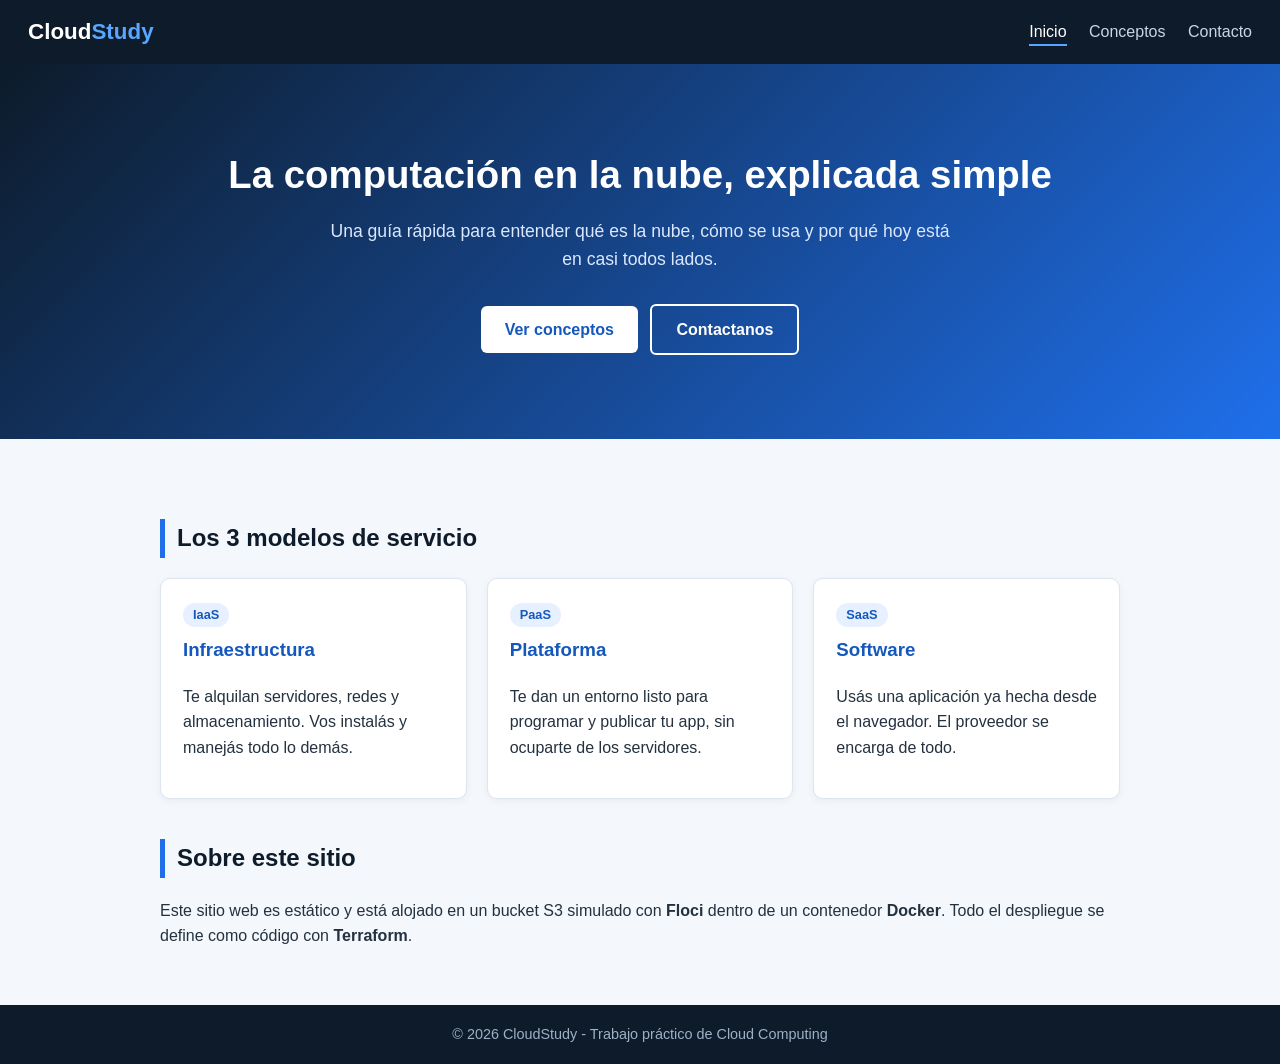
<file: index.html>
<!DOCTYPE html>
<html lang="es">
<head>
    <meta charset="UTF-8">
    <meta name="viewport" content="width=device-width, initial-scale=1.0">
    <title>CloudStudy - La nube explicada simple</title>
    <link rel="stylesheet" href="css/style.css">
</head>
<body>
    <header>
        <div class="logo">Cloud<span>Study</span></div>
        <nav>
            <a href="index.html" class="active">Inicio</a>
            <a href="conceptos.html">Conceptos</a>
            <a href="contacto.html">Contacto</a>
        </nav>
    </header>

    <section class="hero">
        <h1>La computación en la nube, explicada simple</h1>
        <p>Una guía rápida para entender qué es la nube, cómo se usa y por qué hoy está en casi todos lados.</p>
        <a href="conceptos.html" class="btn btn-primary">Ver conceptos</a>
        <a href="contacto.html" class="btn btn-secondary">Contactanos</a>
    </section>

    <main>
        <div class="container">
            <h2>Los 3 modelos de servicio</h2>
            <div class="grid">
                <div class="card">
                    <span class="tag">IaaS</span>
                    <h3>Infraestructura</h3>
                    <p>Te alquilan servidores, redes y almacenamiento. Vos instalás y manejás todo lo demás.</p>
                </div>
                <div class="card">
                    <span class="tag">PaaS</span>
                    <h3>Plataforma</h3>
                    <p>Te dan un entorno listo para programar y publicar tu app, sin ocuparte de los servidores.</p>
                </div>
                <div class="card">
                    <span class="tag">SaaS</span>
                    <h3>Software</h3>
                    <p>Usás una aplicación ya hecha desde el navegador. El proveedor se encarga de todo.</p>
                </div>
            </div>

            <h2>Sobre este sitio</h2>
            <p>
                Este sitio web es estático y está alojado en un bucket S3 simulado con
                <strong>Floci</strong> dentro de un contenedor <strong>Docker</strong>.
                Todo el despliegue se define como código con <strong>Terraform</strong>.
            </p>
        </div>
    </main>

    <footer>&copy; 2026 CloudStudy - Trabajo práctico de Cloud Computing</footer>
</body>
</html>
</file>
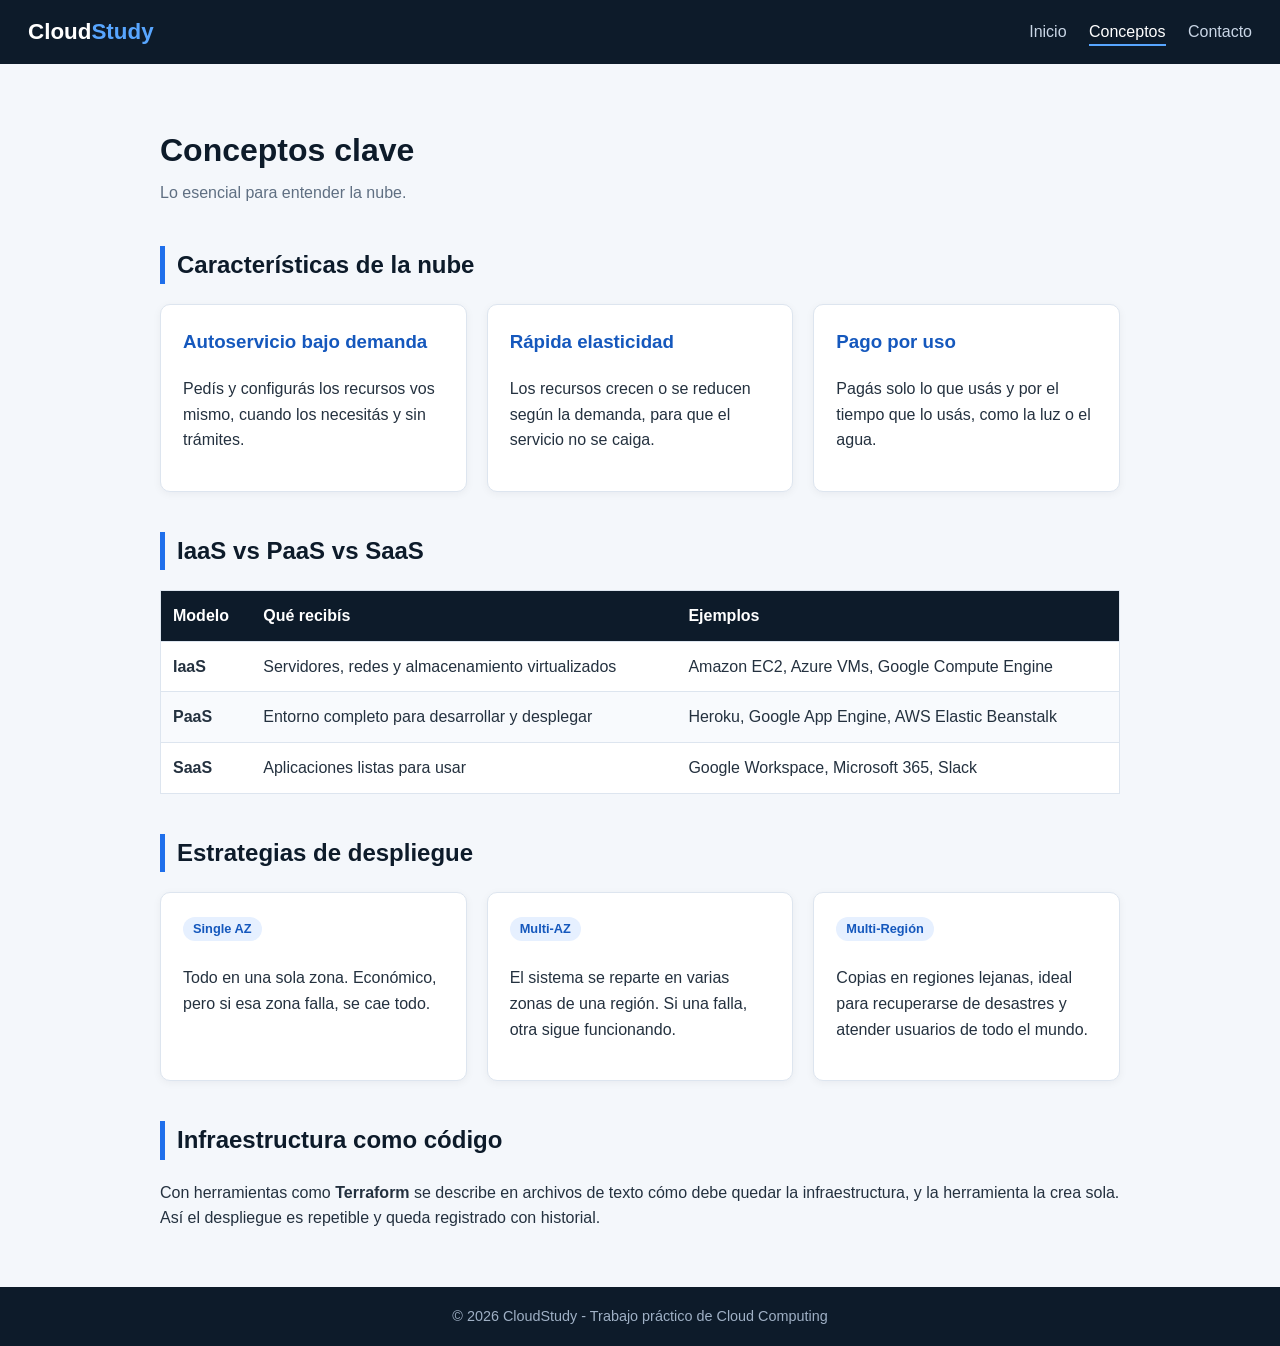
<file: conceptos.html>
<!DOCTYPE html>
<html lang="es">
<head>
    <meta charset="UTF-8">
    <meta name="viewport" content="width=device-width, initial-scale=1.0">
    <title>Conceptos - CloudStudy</title>
    <link rel="stylesheet" href="css/style.css">
</head>
<body>
    <header>
        <div class="logo">Cloud<span>Study</span></div>
        <nav>
            <a href="index.html">Inicio</a>
            <a href="conceptos.html" class="active">Conceptos</a>
            <a href="contacto.html">Contacto</a>
        </nav>
    </header>

    <main>
        <div class="container">
            <h1 class="page-title">Conceptos clave</h1>
            <p class="subtitle">Lo esencial para entender la nube.</p>

            <h2>Características de la nube</h2>
            <div class="grid">
                <div class="card">
                    <h3>Autoservicio bajo demanda</h3>
                    <p>Pedís y configurás los recursos vos mismo, cuando los necesitás y sin trámites.</p>
                </div>
                <div class="card">
                    <h3>Rápida elasticidad</h3>
                    <p>Los recursos crecen o se reducen según la demanda, para que el servicio no se caiga.</p>
                </div>
                <div class="card">
                    <h3>Pago por uso</h3>
                    <p>Pagás solo lo que usás y por el tiempo que lo usás, como la luz o el agua.</p>
                </div>
            </div>

            <h2>IaaS vs PaaS vs SaaS</h2>
            <div class="table-wrap">
                <table>
                    <thead>
                        <tr><th>Modelo</th><th>Qué recibís</th><th>Ejemplos</th></tr>
                    </thead>
                    <tbody>
                        <tr><td><strong>IaaS</strong></td><td>Servidores, redes y almacenamiento virtualizados</td><td>Amazon EC2, Azure VMs, Google Compute Engine</td></tr>
                        <tr><td><strong>PaaS</strong></td><td>Entorno completo para desarrollar y desplegar</td><td>Heroku, Google App Engine, AWS Elastic Beanstalk</td></tr>
                        <tr><td><strong>SaaS</strong></td><td>Aplicaciones listas para usar</td><td>Google Workspace, Microsoft 365, Slack</td></tr>
                    </tbody>
                </table>
            </div>

            <h2>Estrategias de despliegue</h2>
            <div class="grid">
                <div class="card">
                    <span class="tag">Single AZ</span>
                    <p>Todo en una sola zona. Económico, pero si esa zona falla, se cae todo.</p>
                </div>
                <div class="card">
                    <span class="tag">Multi-AZ</span>
                    <p>El sistema se reparte en varias zonas de una región. Si una falla, otra sigue funcionando.</p>
                </div>
                <div class="card">
                    <span class="tag">Multi-Región</span>
                    <p>Copias en regiones lejanas, ideal para recuperarse de desastres y atender usuarios de todo el mundo.</p>
                </div>
            </div>

            <h2>Infraestructura como código</h2>
            <p>
                Con herramientas como <strong>Terraform</strong> se describe en archivos de texto cómo
                debe quedar la infraestructura, y la herramienta la crea sola. Así el despliegue
                es repetible y queda registrado con historial.
            </p>
        </div>
    </main>

    <footer>&copy; 2026 CloudStudy - Trabajo práctico de Cloud Computing</footer>
</body>
</html>
</file>
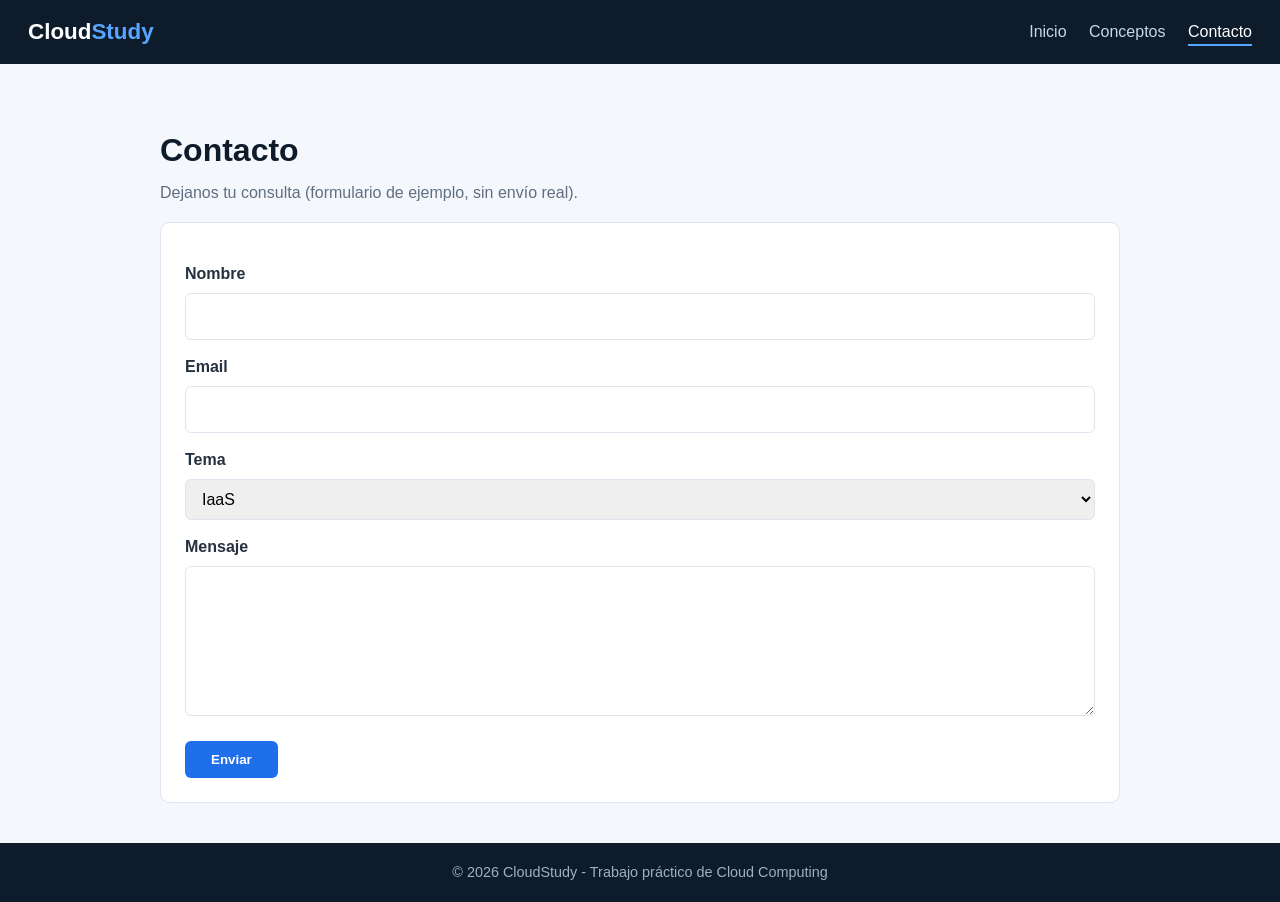
<file: contacto.html>
<!DOCTYPE html>
<html lang="es">
<head>
    <meta charset="UTF-8">
    <meta name="viewport" content="width=device-width, initial-scale=1.0">
    <title>Contacto - CloudStudy</title>
    <link rel="stylesheet" href="css/style.css">
</head>
<body>
    <header>
        <div class="logo">Cloud<span>Study</span></div>
        <nav>
            <a href="index.html">Inicio</a>
            <a href="conceptos.html">Conceptos</a>
            <a href="contacto.html" class="active">Contacto</a>
        </nav>
    </header>

    <main>
        <div class="container">
            <h1 class="page-title">Contacto</h1>
            <p class="subtitle">Dejanos tu consulta (formulario de ejemplo, sin envío real).</p>

            <form onsubmit="event.preventDefault(); alert('¡Gracias! Este formulario es solo de demostración.');">
                <label for="nombre">Nombre</label>
                <input type="text" id="nombre" name="nombre" required>

                <label for="email">Email</label>
                <input type="email" id="email" name="email" required>

                <label for="tema">Tema</label>
                <select id="tema" name="tema">
                    <option>IaaS</option>
                    <option>PaaS</option>
                    <option>SaaS</option>
                    <option>Terraform / Docker</option>
                </select>

                <label for="mensaje">Mensaje</label>
                <textarea id="mensaje" name="mensaje" rows="5" required></textarea>

                <button type="submit">Enviar</button>
            </form>
        </div>
    </main>

    <footer>&copy; 2026 CloudStudy - Trabajo práctico de Cloud Computing</footer>
</body>
</html>
</file>
<file: css/style.css>
:root {
  --primary: #1f6feb;
  --primary-dark: #1558bd;
  --dark: #0d1b2a;
  --light-bg: #f4f7fb;
  --card: #ffffff;
  --text: #24313f;
  --muted: #5f6f82;
  --border: #dde5ef;
}
* { box-sizing: border-box; }
body {
  margin: 0;
  font-family: 'Segoe UI', Tahoma, Geneva, Verdana, sans-serif;
  background: var(--light-bg);
  color: var(--text);
  line-height: 1.6;
  display: flex;
  flex-direction: column;
  min-height: 100vh;
}
.container { width: 100%; max-width: 1000px; margin: 0 auto; padding: 0 20px; }

/* Header */
header {
  background: var(--dark);
  display: flex;
  justify-content: space-between;
  align-items: center;
  flex-wrap: wrap;
  gap: 10px;
  padding: 14px 28px;
}
.logo { color: #fff; font-size: 1.4rem; font-weight: 700; }
.logo span { color: #58a6ff; }
nav a {
  color: #c9d6e6;
  text-decoration: none;
  margin-left: 18px;
  padding-bottom: 4px;
  border-bottom: 2px solid transparent;
}
nav a:hover, nav a.active { color: #fff; border-bottom-color: #58a6ff; }

/* Hero */
.hero {
  background: linear-gradient(135deg, #0d1b2a 0%, #1f6feb 100%);
  color: #fff;
  text-align: center;
  padding: 80px 20px;
}
.hero h1 { margin: 0 0 12px; font-size: 2.4rem; }
.hero p { margin: 0 auto 26px; max-width: 620px; color: #dbe8ff; font-size: 1.1rem; }
.btn {
  display: inline-block;
  padding: 11px 24px;
  border-radius: 6px;
  text-decoration: none;
  font-weight: 600;
  margin: 4px;
}
.btn-primary { background: #fff; color: var(--primary-dark); }
.btn-primary:hover { background: #e8f0ff; }
.btn-secondary { border: 2px solid #fff; color: #fff; }
.btn-secondary:hover { background: rgba(255,255,255,.15); }

/* Contenido */
main { flex: 1; padding: 40px 0; }
h2 { color: var(--dark); border-left: 5px solid var(--primary); padding-left: 12px; margin-top: 40px; }
.page-title { color: var(--dark); margin-bottom: 4px; }
.subtitle { color: var(--muted); margin-top: 0; }

.grid { display: grid; grid-template-columns: repeat(auto-fit, minmax(240px, 1fr)); gap: 20px; margin-top: 20px; }
.card {
  background: var(--card);
  border: 1px solid var(--border);
  border-radius: 10px;
  padding: 22px;
  box-shadow: 0 2px 8px rgba(13,27,42,.05);
}
.card h3 { margin-top: 0; color: var(--primary-dark); }
.tag {
  display: inline-block;
  background: #e6f0ff;
  color: var(--primary-dark);
  font-size: .8rem;
  font-weight: 700;
  padding: 2px 10px;
  border-radius: 20px;
  margin-bottom: 8px;
}

/* Tabla */
.table-wrap { overflow-x: auto; margin-top: 16px; }
table { width: 100%; border-collapse: collapse; background: var(--card); border: 1px solid var(--border); }
th { background: var(--dark); color: #fff; text-align: left; padding: 12px; }
td { padding: 12px; border-top: 1px solid var(--border); vertical-align: top; }
tr:nth-child(even) td { background: #f8fafd; }

/* Formulario */
form { background: var(--card); border: 1px solid var(--border); border-radius: 10px; padding: 24px; }
label { display: block; font-weight: 600; margin: 14px 0 6px; }
input, textarea, select {
  width: 100%;
  padding: 10px 12px;
  border: 1px solid var(--border);
  border-radius: 6px;
  font: inherit;
}
input:focus, textarea:focus, select:focus { outline: 2px solid #9ec5ff; border-color: var(--primary); }
form button {
  margin-top: 18px;
  background: var(--primary);
  color: #fff;
  border: 0;
  padding: 11px 26px;
  border-radius: 6px;
  font-weight: 600;
  cursor: pointer;
}
form button:hover { background: var(--primary-dark); }

/* Footer */
footer { background: var(--dark); color: #9fb0c5; text-align: center; padding: 18px; font-size: .9rem; }

@media (max-width: 600px) {
  .hero h1 { font-size: 1.8rem; }
  nav a { margin: 0 12px 0 0; }
}
</file>
